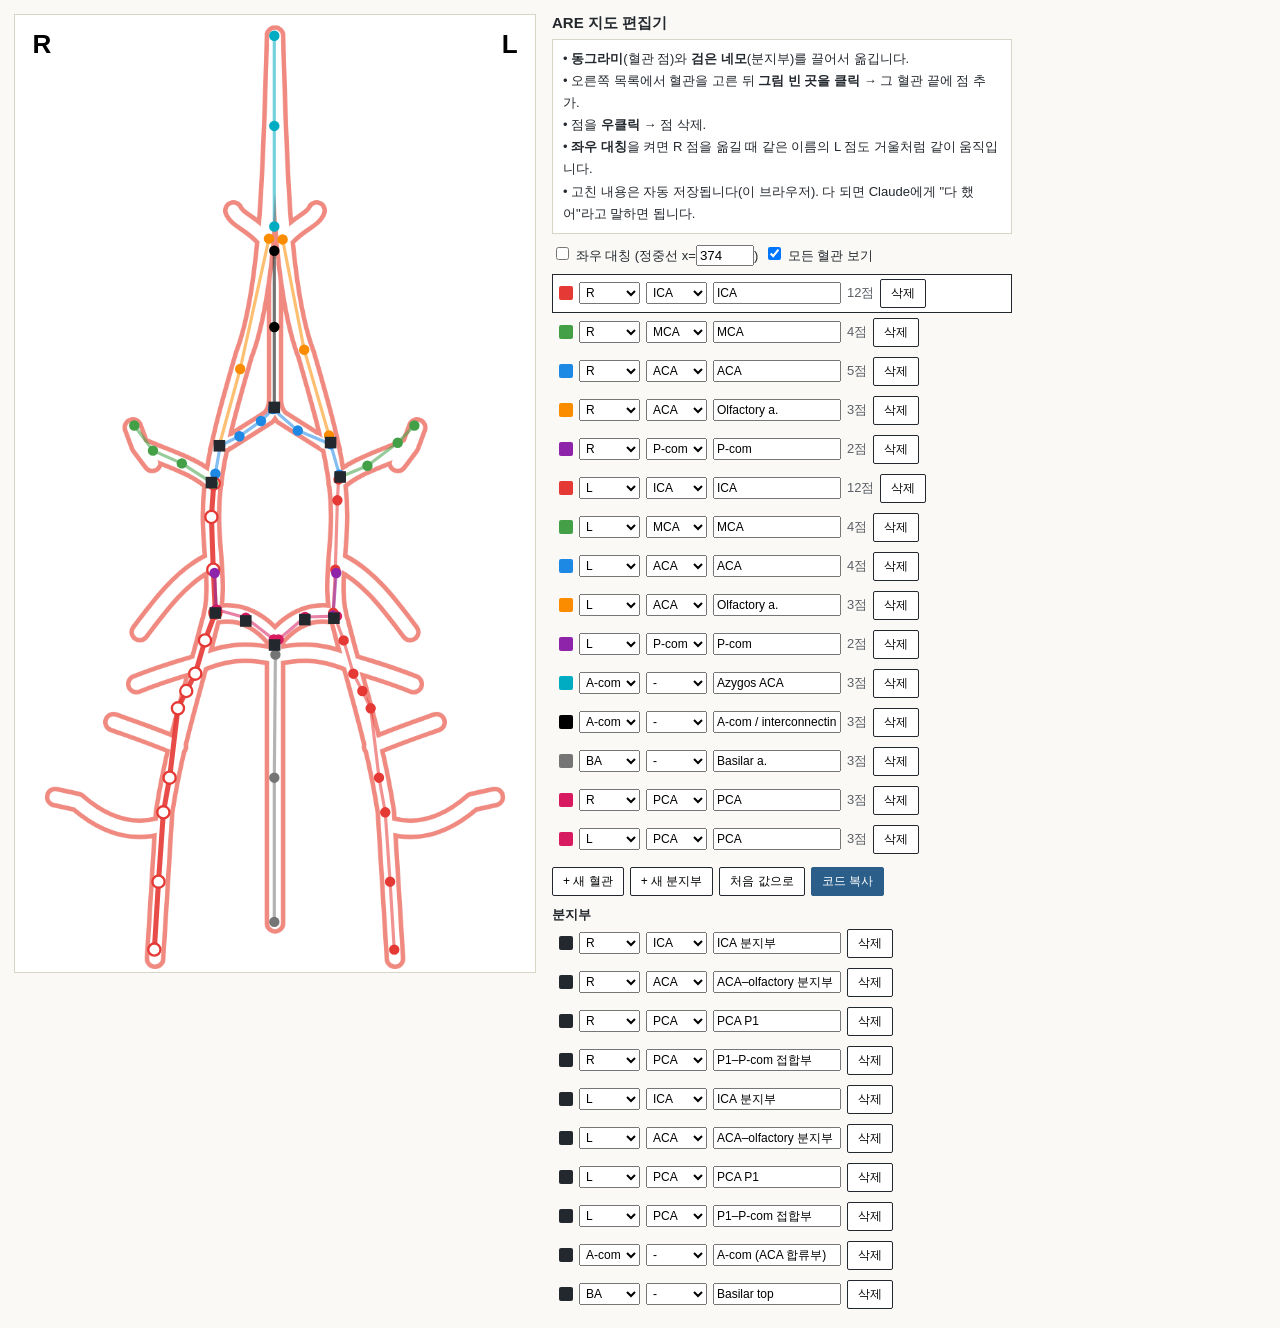
<file: are_map_editor.html>
<!doctype html>
<html lang="ko">
<head>
<meta charset="utf-8">
<meta name="viewport" content="width=device-width, initial-scale=1">
<title>ARE 지도 편집기</title>
<!-- 로컬 전용 도구 (업로드 불필요). are_map.js의 혈관 좌표를 점 끌기로 조정한다 -->
<style>
    body { margin: 0; font-family: 'Pretendard', 'Noto Sans KR', sans-serif; font-size: 13px; background: #FAF9F5; color: #23282E; }
    .wrap { display: flex; gap: 16px; padding: 14px; align-items: flex-start; flex-wrap: wrap; }
    svg { width: 520px; max-width: 100%; height: auto; background: #fff; border: 1px solid #D8D4C6; touch-action: none; user-select: none; }
    .panel { flex: 1; min-width: 300px; max-width: 460px; }
    h1 { font-size: 15px; margin: 0 0 6px; }
    .help { background: #fff; border: 1px solid #D8D4C6; padding: 8px 10px; line-height: 1.7; margin-bottom: 10px; }
    .seg { display: flex; gap: 6px; align-items: center; padding: 4px 6px; border: 1px solid transparent; cursor: pointer; }
    .seg.on { border-color: #23282E; background: #fff; }
    .sw { width: 14px; height: 14px; border-radius: 2px; flex: none; }
    .seg input, .seg select { font-size: 12px; padding: 2px; }
    .seg input.lbl { width: 120px; }
    button { font-size: 12px; padding: 5px 10px; border: 1px solid #23282E; background: #fff; cursor: pointer; border-radius: 2px; }
    button.pri { background: #2B5F8A; color: #fff; border-color: #2B5F8A; }
    .row { display: flex; gap: 6px; flex-wrap: wrap; margin: 8px 0; align-items: center; }
    .handle { cursor: grab; }
    .lm { cursor: grab; }
    #msg { color: #2F6B3A; font-weight: bold; }
</style>
</head>
<body>
<div class="wrap">
    <svg id="cv"></svg>
    <div class="panel">
        <h1>ARE 지도 편집기</h1>
        <div class="help">
            • <b>동그라미</b>(혈관 점)와 <b>검은 네모</b>(분지부)를 끌어서 옮깁니다.<br>
            • 오른쪽 목록에서 혈관을 고른 뒤 <b>그림 빈 곳을 클릭</b> → 그 혈관 끝에 점 추가.<br>
            • 점을 <b>우클릭</b> → 점 삭제.<br>
            • <b>좌우 대칭</b>을 켜면 R 점을 옮길 때 같은 이름의 L 점도 거울처럼 같이 움직입니다.<br>
            • 고친 내용은 자동 저장됩니다(이 브라우저). 다 되면 Claude에게 "다 했어"라고 말하면 됩니다.
        </div>
        <div class="row">
            <label><input type="checkbox" id="mirror"> 좌우 대칭 (정중선 x=<input id="mid" type="number" value="374" style="width:50px">)</label>
            <label><input type="checkbox" id="showAll" checked> 모든 혈관 보기</label>
        </div>
        <div id="list"></div>
        <div class="row">
            <button onclick="addSeg()">+ 새 혈관</button>
            <button onclick="addLm()">+ 새 분지부</button>
            <button onclick="if(confirm('are_map.js 원래 값으로 되돌릴까요?')){localStorage.removeItem(KEY);location.reload()}">처음 값으로</button>
            <button class="pri" onclick="copyCode()">코드 복사</button>
            <span id="msg"></span>
        </div>
        <div id="lms"></div>
    </div>
</div>
<script src="are_map.js?v=editor2"></script>
<script>
const KEY = 'areMapEditorGeom:' + AreMap.IMG;   // 그림마다 따로 저장 (옛 그림 편집값이 새 그림을 덮지 않게)
const IW = AreMap.W, IH = AreMap.H, S = IW / 359;   // 점 크기 배율
document.getElementById('cv').setAttribute('viewBox', `0 0 ${IW} ${IH}`);
const COLORS = ['#e53935', '#43a047', '#1e88e5', '#fb8c00', '#8e24aa', '#00acc1', '#000000', '#757575', '#d81b60', '#6d4c41'];
const colorOf = {}; let ci = 0;
const col = label => colorOf[label] || (colorOf[label] = COLORS[ci++ % COLORS.length]);
const clone = o => JSON.parse(JSON.stringify(o));

let G;
try { G = JSON.parse(localStorage.getItem(KEY)); } catch (e) {}
if (!G || !Array.isArray(G.segs)) G = { segs: clone(AreMap.SEGS), landmarks: clone(AreMap.LANDMARKS) };
window.__geom = G;   // Claude가 읽어 가는 값
let sel = 0;
const svg = document.getElementById('cv');
const save = () => { try { localStorage.setItem(KEY, JSON.stringify(G)); } catch (e) {} };
const r1 = v => Math.round(v * 10) / 10;

function toSvg(e) { const pt = svg.createSVGPoint(); pt.x = e.clientX; pt.y = e.clientY; return pt.matrixTransform(svg.getScreenCTM().inverse()); }
function twin(sg) {
    if (sg.side !== 'R' && sg.side !== 'L') return null;
    const o = sg.side === 'R' ? 'L' : 'R';
    return G.segs.find(s => s.side === o && s.label === sg.label && s.pts.length === sg.pts.length) || null;
}
const lmTwin = lm => (lm.side === 'R' || lm.side === 'L') ? G.landmarks.find(l => l.side === (lm.side === 'R' ? 'L' : 'R') && l.label === lm.label) : null;
const mid = () => Number(document.getElementById('mid').value) || IW / 2;
const mirrorOn = () => document.getElementById('mirror').checked;

function draw() {
    const all = document.getElementById('showAll').checked;
    let h = `<rect width="${IW}" height="${IH}" fill="#fff"/><image href="${AreMap.IMG}" width="${IW}" height="${IH}"/>`;
    h += `<line x1="${mid()}" y1="0" x2="${mid()}" y2="${IH}" stroke="#999" stroke-dasharray="${3 * S} ${3 * S}" stroke-width="${.6 * S}" opacity="${mirrorOn() ? .8 : 0}"/>`;
    G.segs.forEach((sg, i) => {
        if (!all && i !== sel) return;
        const c = col(sg.label), on = i === sel;
        h += `<polyline points="${sg.pts.map(p => p.join(',')).join(' ')}" fill="none" stroke="${c}" stroke-width="${(on ? 3.5 : 2.2) * S}" stroke-opacity="${on ? .9 : .55}" stroke-linejoin="round" stroke-linecap="round" data-seg="${i}" style="cursor:pointer"/>`;
    });
    G.segs.forEach((sg, i) => {
        if (!all && i !== sel) return;
        const c = col(sg.label), on = i === sel;
        sg.pts.forEach((p, j) => h += `<circle class="handle" cx="${p[0]}" cy="${p[1]}" r="${(on ? 4.2 : 2.8) * S}" fill="${on ? '#fff' : c}" stroke="${c}" stroke-width="${1.6 * S}" data-seg="${i}" data-pt="${j}"/>`);
    });
    G.landmarks.forEach((l, k) => h += `<rect class="lm" x="${l.x - 4 * S}" y="${l.y - 4 * S}" width="${8 * S}" height="${8 * S}" fill="#23282E" data-lm="${k}"><title>${l.side} ${l.label}</title></rect>`);
    h += `<g font-size="${18 * S}" font-weight="800"><text x="${12 * S}" y="${26 * S}">R</text><text x="${IW - 12 * S}" y="${26 * S}" text-anchor="end">L</text></g>`;
    svg.innerHTML = h;
    renderList();
}

function renderList() {
    document.getElementById('list').innerHTML = G.segs.map((sg, i) => `
        <div class="seg ${i === sel ? 'on' : ''}" onclick="sel=${i};draw()">
            <span class="sw" style="background:${col(sg.label)}"></span>
            <select onchange="G.segs[${i}].side=this.value;save();draw()" onclick="event.stopPropagation()">${['R', 'L', 'A-com', 'BA', '-'].map(v => `<option ${v === sg.side ? 'selected' : ''}>${v}</option>`).join('')}</select>
            <select onchange="G.segs[${i}].art=this.value;save();draw()" onclick="event.stopPropagation()">${['-', 'ACA', 'ICA', 'MCA', 'PCA', 'P-com'].map(v => `<option ${v === sg.art ? 'selected' : ''}>${v}</option>`).join('')}</select>
            <input class="lbl" value="${sg.label}" onclick="event.stopPropagation()" onchange="G.segs[${i}].label=this.value;save();draw()">
            <span style="color:#5B5F66">${sg.pts.length}점</span>
            <button onclick="event.stopPropagation();if(confirm('이 혈관을 지울까요?')){G.segs.splice(${i},1);sel=0;save();draw()}">삭제</button>
        </div>`).join('');
    document.getElementById('lms').innerHTML = '<div style="margin-top:10px;font-weight:bold;">분지부</div>' + G.landmarks.map((l, k) => `
        <div class="seg"><span class="sw" style="background:#23282E"></span>
            <select onchange="G.landmarks[${k}].side=this.value;save();draw()">${['R', 'L', 'A-com', 'BA'].map(v => `<option ${v === l.side ? 'selected' : ''}>${v}</option>`).join('')}</select>
            <select onchange="G.landmarks[${k}].art=this.value;save();draw()">${['-', 'ACA', 'ICA', 'MCA', 'PCA', 'P-com'].map(v => `<option ${v === l.art ? 'selected' : ''}>${v}</option>`).join('')}</select>
            <input class="lbl" value="${l.label}" onchange="G.landmarks[${k}].label=this.value;save();draw()">
            <button onclick="if(confirm('이 분지부를 지울까요?')){G.landmarks.splice(${k},1);save();draw()}">삭제</button>
        </div>`).join('');
}

let drag = null;
svg.addEventListener('pointerdown', e => {
    const t = e.target;
    if (e.button === 2) return;
    if (t.dataset.pt !== undefined) { sel = +t.dataset.seg; drag = { seg: +t.dataset.seg, pt: +t.dataset.pt }; }
    else if (t.dataset.lm !== undefined) drag = { lm: +t.dataset.lm };
    else if (t.dataset.seg !== undefined) { sel = +t.dataset.seg; draw(); return; }
    else if (G.segs[sel]) {   // 빈 곳 클릭 → 선택 혈관 끝에 점 추가
        const p = toSvg(e); G.segs[sel].pts.push([r1(p.x), r1(p.y)]); save(); draw(); return;
    }
    if (drag) svg.setPointerCapture(e.pointerId);
});
svg.addEventListener('pointermove', e => {
    if (!drag) return;
    const p = toSvg(e), x = r1(Math.max(0, Math.min(IW, p.x))), y = r1(Math.max(0, Math.min(IH, p.y)));
    if (drag.lm !== undefined) {
        const l = G.landmarks[drag.lm]; l.x = x; l.y = y;
        const tw = mirrorOn() && lmTwin(l); if (tw) { tw.x = r1(2 * mid() - x); tw.y = y; }
    } else {
        const sg = G.segs[drag.seg]; sg.pts[drag.pt] = [x, y];
        const tw = mirrorOn() && twin(sg); if (tw) tw.pts[drag.pt] = [r1(2 * mid() - x), y];
    }
    draw();
});
svg.addEventListener('pointerup', () => { if (drag) { drag = null; save(); draw(); } });
svg.addEventListener('contextmenu', e => {
    e.preventDefault();
    const t = e.target;
    if (t.dataset.pt === undefined) return;
    const sg = G.segs[+t.dataset.seg];
    if (sg.pts.length <= 2) return alert('혈관은 점이 2개 이상이어야 합니다. 혈관째 지우려면 목록의 삭제를 쓰세요.');
    const j = +t.dataset.pt; sg.pts.splice(j, 1);
    const tw = mirrorOn() && twin({ ...sg, pts: new Array(sg.pts.length + 1) }); if (tw) tw.pts.splice(j, 1);
    save(); draw();
});
['mirror', 'showAll', 'mid'].forEach(id => document.getElementById(id).addEventListener('change', draw));

function addSeg() { G.segs.push({ side: 'R', art: '-', label: '새 혈관', pts: [[IW * 0.4, IH * 0.5], [IW * 0.45, IH * 0.5]] }); sel = G.segs.length - 1; save(); draw(); }
function addLm() { G.landmarks.push({ side: 'R', art: '-', label: '새 분지부', x: IW * 0.4, y: IH * 0.5 }); save(); draw(); }
function code() {
    const j = o => '        ' + JSON.stringify(o).replace(/":/g, '": ').replace(/,"/g, ', "').replace(/\],\[/g, '], [');
    return `    const SEGS = [\n${G.segs.map(j).join(',\n')}\n    ];\n    // 이름 있는 분지부 — 이 근처를 누르면 부위 이름이 분지부로 붙는다\n    const LANDMARKS = [\n${G.landmarks.map(j).join(',\n')}\n    ];`;
}
function copyCode() {
    navigator.clipboard.writeText(code()).then(() => { document.getElementById('msg').textContent = '복사됨'; setTimeout(() => document.getElementById('msg').textContent = '', 1500); });
}
draw();
</script>
</body>
</html>
</file>
